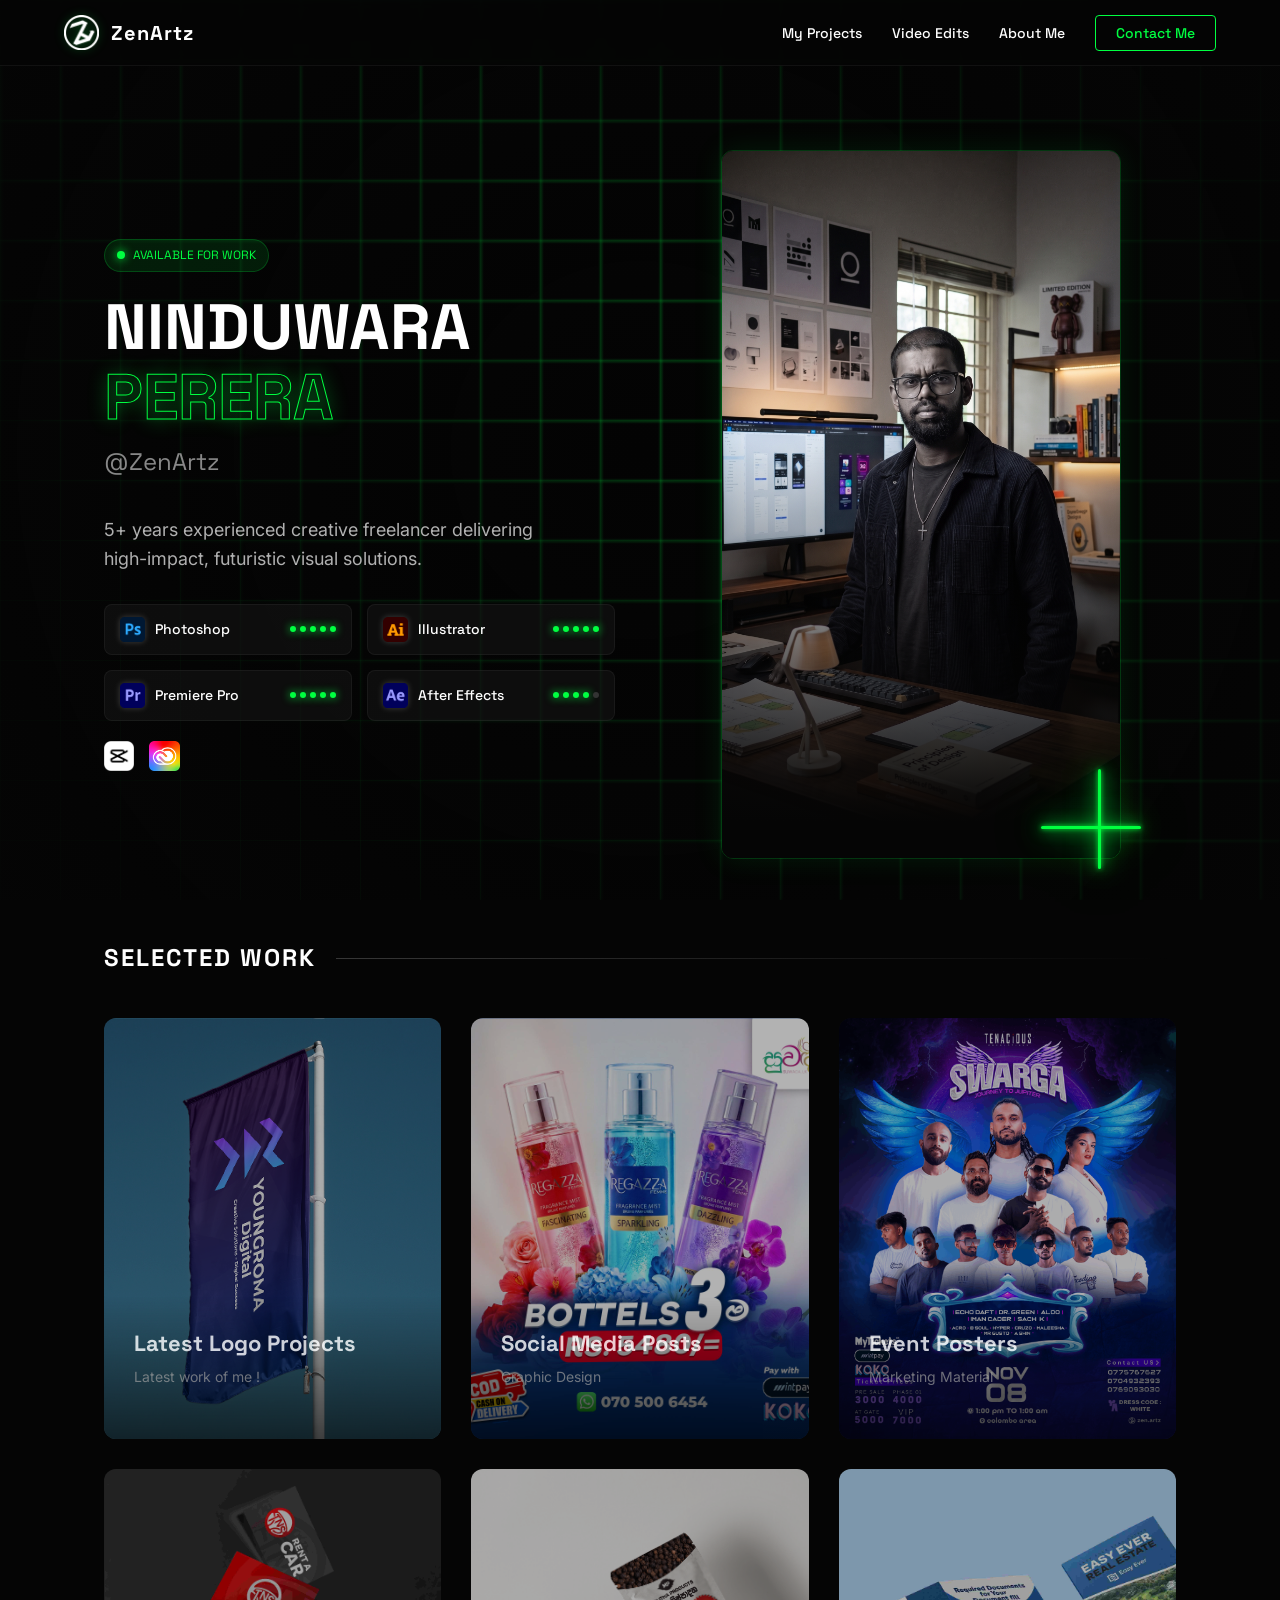
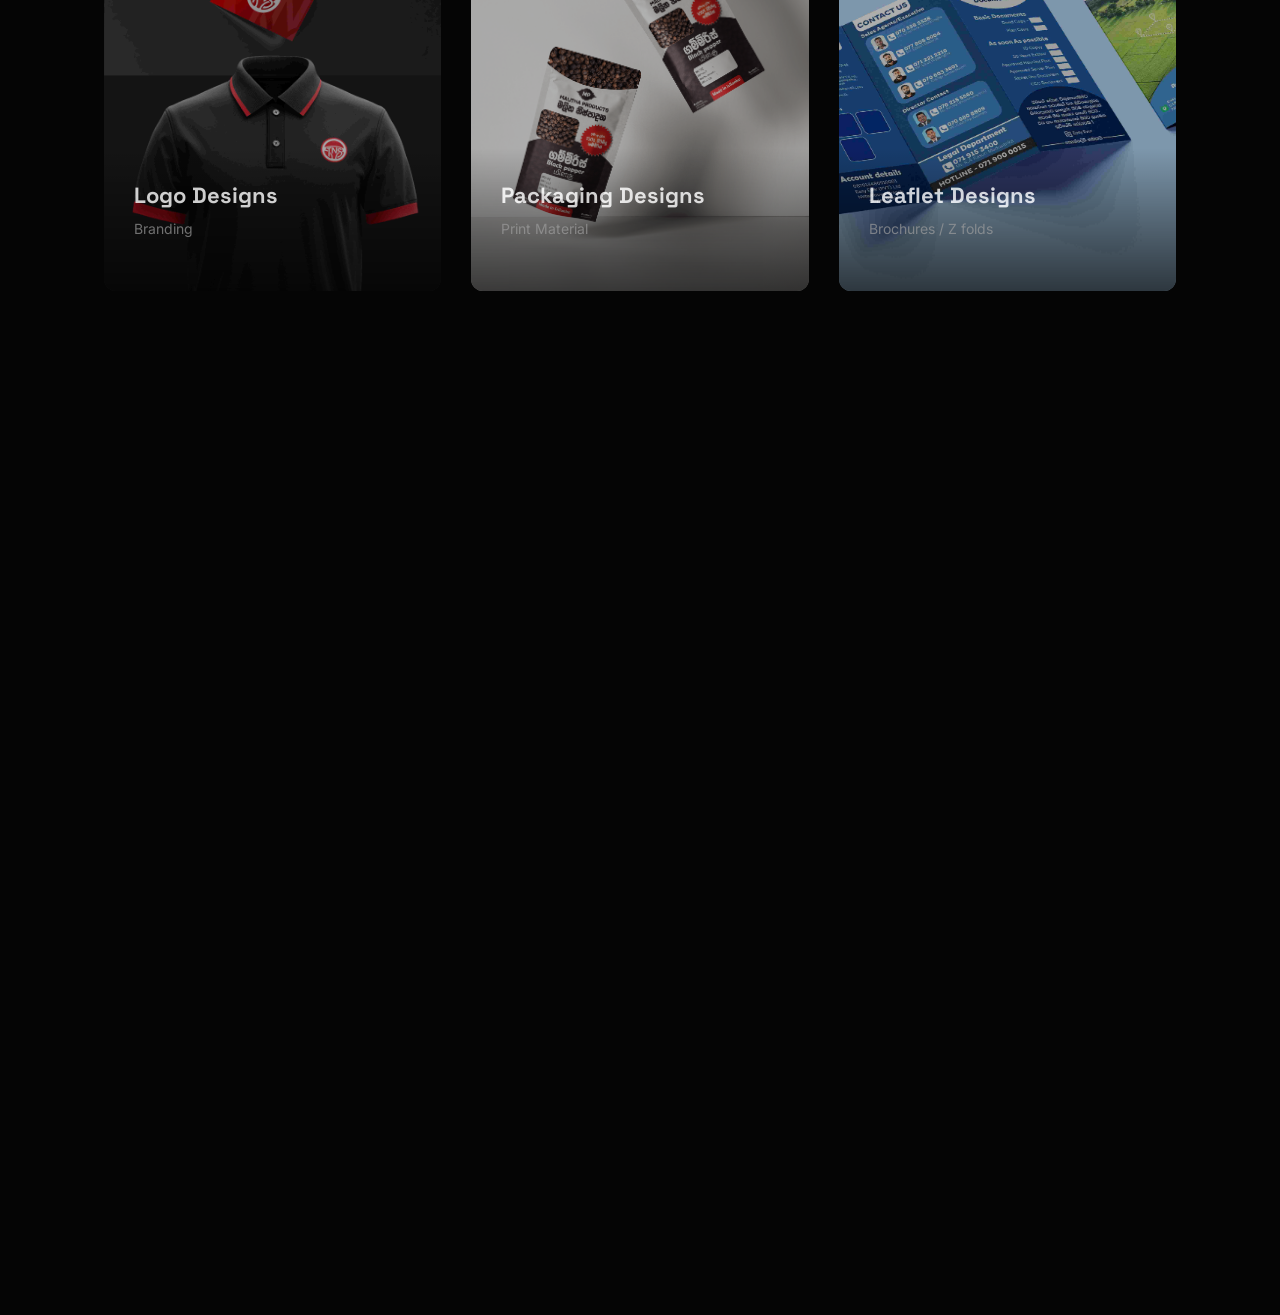
<file: index.html>
<!DOCTYPE html>
<html lang="en">
<head>
    <meta charset="UTF-8">
    <meta name="viewport" content="width=device-width, initial-scale=1.0">
    <title>NINDUWARA PERERA | ZenArtz</title>
    <!-- Modern Futuristic Fonts -->
    <link href="https://fonts.googleapis.com/css2?family=Space+Grotesk:wght@300;400;600;700&family=Inter:wght@300;400;500&display=swap" rel="stylesheet">
    <link rel="stylesheet" href="style2.css">
</head>
<body>
    <!-- Subtle Animated Background Grid -->
    <div class="bg-grid"></div>

    <!-- Responsive Navigation Bar -->
    <nav>
        <div class="nav-brand reveal fade-down">
            <img src="logo.png" alt="Logo" class="nav-logo">
            <p class="brand-name">ZenArtz</p>
        </div>
        
        <!-- Mobile Menu Icon -->
        <div class="menu-toggle" id="mobile-menu">
            <span class="bar"></span>
            <span class="bar"></span>
            <span class="bar"></span>
        </div>

        <ul class="nav-links reveal fade-down" id="nav-links" style="transition-delay: 0.1s;">
            <li><a href="#projects" class="nav-item">My Projects</a></li>
            <li><a href="https://timeliners.lk/zenartz" target="_blank" class="nav-item">Video Edits</a></li>
            <li><a href="#about" class="nav-item">About Me</a></li>
            <li><a href="#contact" class="nav-item contact-btn">Contact Me</a></li>
        </ul>
    </nav>

 <header class="profile-header container">
        <div class="header-grid">
            
            <!-- 1. Top Text -->
            <div class="text-top reveal fade-right">
                <div class="status-badge"><span></span> AVAILABLE FOR WORK</div>
                <h1>NINDUWARA <br><span class="text-glow">PERERA</span></h1>
                <h2 class="zen-title">@ZenArtz</h2>
            </div>
            
            <!-- 2. Visual Image -->
            <div class="profile-visual reveal fade-left">
                <div class="cyber-container">
                    <div class="image-wrapper">
                        
                        <img src="me.png" class="me-img" alt="Ninduwara Perera">
                        <div class="overlay-gradient"></div>
                    </div>
                    <div class="neon-line-accent x-axis"></div>
                    <div class="neon-line-accent y-axis"></div>
                </div>
            </div>

            <!-- 3. Bottom Text -->
            <div class="text-bottom reveal fade-right" style="transition-delay: 0.2s;">
                <p class="description">5+ years experienced creative freelancer delivering high-impact, futuristic visual solutions.</p>
                
                <div class="skills-grid">
    <div class="skill-item">
        <!-- Grouped icon and text -->
        <div style="display: flex; align-items: center; gap: 10px; flex-shrink: 0;">
            <img src="icons/photoshop.png" alt="Photoshop" class="skill-icon" style="width: 25px; min-width: 25px;">
            <span style="font-family: var(--font-head); font-size: 14px; font-weight: 500; white-space: nowrap;">Photoshop</span>
        </div>
        <!-- Dots -->
        <div class="skill-dots"><div class="dot active"></div><div class="dot active"></div><div class="dot active"></div><div class="dot active"></div><div class="dot active"></div></div>
    </div>

       <div class="skill-item">
        <div style="display: flex; align-items: center; gap: 10px; flex-shrink: 0;">
            <img src="icons/illustrator.png" alt="Illustrator" class="skill-icon" style="width: 25px; min-width: 25px;">
            <span style="font-family: var(--font-head); font-size: 14px; font-weight: 500; white-space: nowrap;">Illustrator</span>
        </div>
        <div class="skill-dots"><div class="dot active"></div><div class="dot active"></div><div class="dot active"></div><div class="dot active"></div><div class="dot active"></div></div>
    </div>
    
    <div class="skill-item">
        <div style="display: flex; align-items: center; gap: 10px; flex-shrink: 0;">
            <img src="icons/premiere.png" alt="Premiere Pro" class="skill-icon" style="width: 25px; min-width: 25px;">
            <span style="font-family: var(--font-head); font-size: 14px; font-weight: 500; white-space: nowrap;">Premiere Pro</span>
        </div>
        <div class="skill-dots"><div class="dot active"></div><div class="dot active"></div><div class="dot active"></div><div class="dot active"></div><div class="dot active"></div></div>
    </div>
    
    <div class="skill-item">
        <div style="display: flex; align-items: center; gap: 10px; flex-shrink: 0;">
            <img src="icons/aftereffects.png" alt="After Effects" class="skill-icon" style="width: 25px; min-width: 25px;">
            <span style="font-family: var(--font-head); font-size: 14px; font-weight: 500; white-space: nowrap;">After Effects</span>
        </div>
        <div class="skill-dots"><div class="dot active"></div><div class="dot active"></div><div class="dot active"></div><div class="dot active"></div><div class="dot"></div></div>
    </div>
    
 
</div>

                <div class="extra-skills mt-4">
                    <img src="icons/capcut.png" alt="CapCut" class="extra-icon">
                    <img src="icons/adobecreative.png" alt="Adobe Creative Cloud" class="extra-icon">
                </div>
            </div>

        </div>
    </header>

    <main class="container" id="projects">
        <div class="section-title reveal fade-up">
            <h2>SELECTED WORK</h2>
            <div class="title-line"></div>
        </div>

        <div class="portfolio-grid">


            <div class="portfolio-grid">
            <div class="project-card reveal fade-up" onclick="window.location.href='latestwork.html'">
                <div class="card-inner">
                    <div class="thumbnail" style="background-image: url('latest/youngroma/5.png');"></div>
                    <div class="card-overlay">
                        <h3>Latest Logo Projects</h3>
                        <p>Latest work of me !</p>
                        <span class="view-btn">VIEW PROJECTS →</span>
                    </div>
                </div>
            </div>

            <div class="project-card reveal fade-up" onclick="openPopup('social')">
                <div class="card-inner">
                    <div class="thumbnail" style="background-image: url('img/social10.png');"></div>
                    <div class="card-overlay">
                        <h3>Social Media Posts</h3>
                        <p>Graphic Design</p>
                        <span class="view-btn">VIEW PROJECT →</span>
                    </div>
                </div>
            </div>

            <div class="project-card reveal fade-up" onclick="openPopup('posters')" style="transition-delay: 0.1s;">
                <div class="card-inner">
                    <div class="thumbnail" style="background-image: url('Posters/poster (2).png');"></div>
                    <div class="card-overlay">
                        <h3>Event Posters</h3>
                        <p>Marketing Material</p>
                        <span class="view-btn">VIEW PROJECT →</span>
                    </div>
                </div>
            </div>

            <div class="project-card reveal fade-up" onclick="openPopup('logos')" style="transition-delay: 0.2s;">
                <div class="card-inner">
                    <div class="thumbnail" style="background-image: url('logos/logo (14).png');"></div>
                    <div class="card-overlay">
                        <h3>Logo Designs</h3>
                        <p>Branding</p>
                        <span class="view-btn">VIEW PROJECT →</span>
                    </div>
                </div>
            </div>

            <div class="project-card reveal fade-up" onclick="openPopup('packaging')" style="transition-delay: 0.3s;">
                <div class="card-inner">
                    <div class="thumbnail" style="background-image: url('pack/pack (5).png');"></div>
                    <div class="card-overlay">
                        <h3>Packaging Designs</h3>
                        <p>Print Material</p>
                        <span class="view-btn">VIEW PROJECT →</span>
                    </div>
                </div>
            </div>

                        <div class="project-card reveal fade-up" onclick="openPopup('leaflets')" style="transition-delay: 0.2s;">
                <div class="card-inner">
                    <div class="thumbnail" style="background-image: url('leaflets/leaflet (1).jpg');"></div>
                    <div class="card-overlay">
                        <h3>Leaflet Designs</h3>
                        <p>Brochures / Z folds</p>
                        <span class="view-btn">VIEW PROJECT →</span>
                    </div>
                </div>
            </div>


        </div>
    </main>

    <!-- New About Me Section -->
    <section id="about" class="container about-section">
        <div class="section-title reveal fade-up">
            <h2>ABOUT ME</h2>
            <div class="title-line"></div>
        </div>
        
        <div class="about-grid reveal fade-up">
            <div class="about-card info-card">
                <h3>Lithika Ninduwara Perera</h3>
                <p class="accent-text">Graphic Designer & Video Editor</p>
                <ul class="bio-list">
                    <li><span class="list-icon">►</span> <strong>Age:</strong> 22 Years Old</li>
                    <li><span class="list-icon">►</span> <strong>Business:</strong> ZenArtz (Est. 2024)</li>
                    <li><span class="list-icon">►</span> <strong>School:</strong> Bandaranayake College Gampaha (A/L & O/L)</li>
                </ul>
            </div>
            
            <div class="about-card exp-card">
                <h3 style="margin-bottom: 20px;">Experience & Education</h3>
                <div class="cyber-timeline">
                    <div class="timeline-item">
                        <div class="t-dot"></div>
                        <h4>HND in Computer Science & Software Engineer</h4>
                        <p>ICBT Campus - Cardiff Metropolitan University</p>
                    </div>
                    <div class="timeline-item">
                        <div class="t-dot"></div>
                        <h4>Video Editor & Graphic Designer</h4>
                        <p>Self-taught freelancer (3+ Years Experience on field)</p>
                    </div>
                    <div class="timeline-item">
                        <div class="t-dot"></div>
                        <h4>Video Editor & Graphic Designer</h4>
                        <p>EASY EVER Real Estates (1 Year Experience)</p>
                    </div>
                </div>
            </div>
        </div>
    </section>

    <!-- Footer / Contact Section -->
    <footer id="contact" class="reveal fade-up">
        <div class="footer-content">
            <div class="footer-left">
                <h2>READY TO CREATE?</h2>
                <p>Let's build something futuristic together.</p>
                <div class="contact-links mt-4">
                    <a href="https://wa.me/94755981229" target="_blank" class="cyber-link">WhatsApp: +94 75 598 1229</a>
                    <a href="mailto:zenartzsl@gmail.com" class="cyber-link">Email: zenartzsl@gmail.com</a>
                </div>
            </div>
            <div class="footer-right">
                <div class="footer-links">
                    <a href="https://www.tiktok.com/@zen.artz">TikTok</a>
                    
                </div>
                <p class="copyright">All rights reserved ZenArtz © 2026</p>
            </div>
        </div>
    </footer>

    <!-- Fullscreen Modal -->
    <div id="projectPopup" class="modal">
        <div class="modal-backdrop" onclick="closePopup()"></div>
        <div class="modal-header">
            <h3 id="modalTitle">Project View</h3>
            <span class="close-btn" onclick="closePopup()">&times;</span>
        </div>
        <div class="modal-content" id="modalGallery">
            <!-- Images injected via JS -->
        </div>
    </div>

    <script src="script2.js"></script>
</body>
</html>
</file>
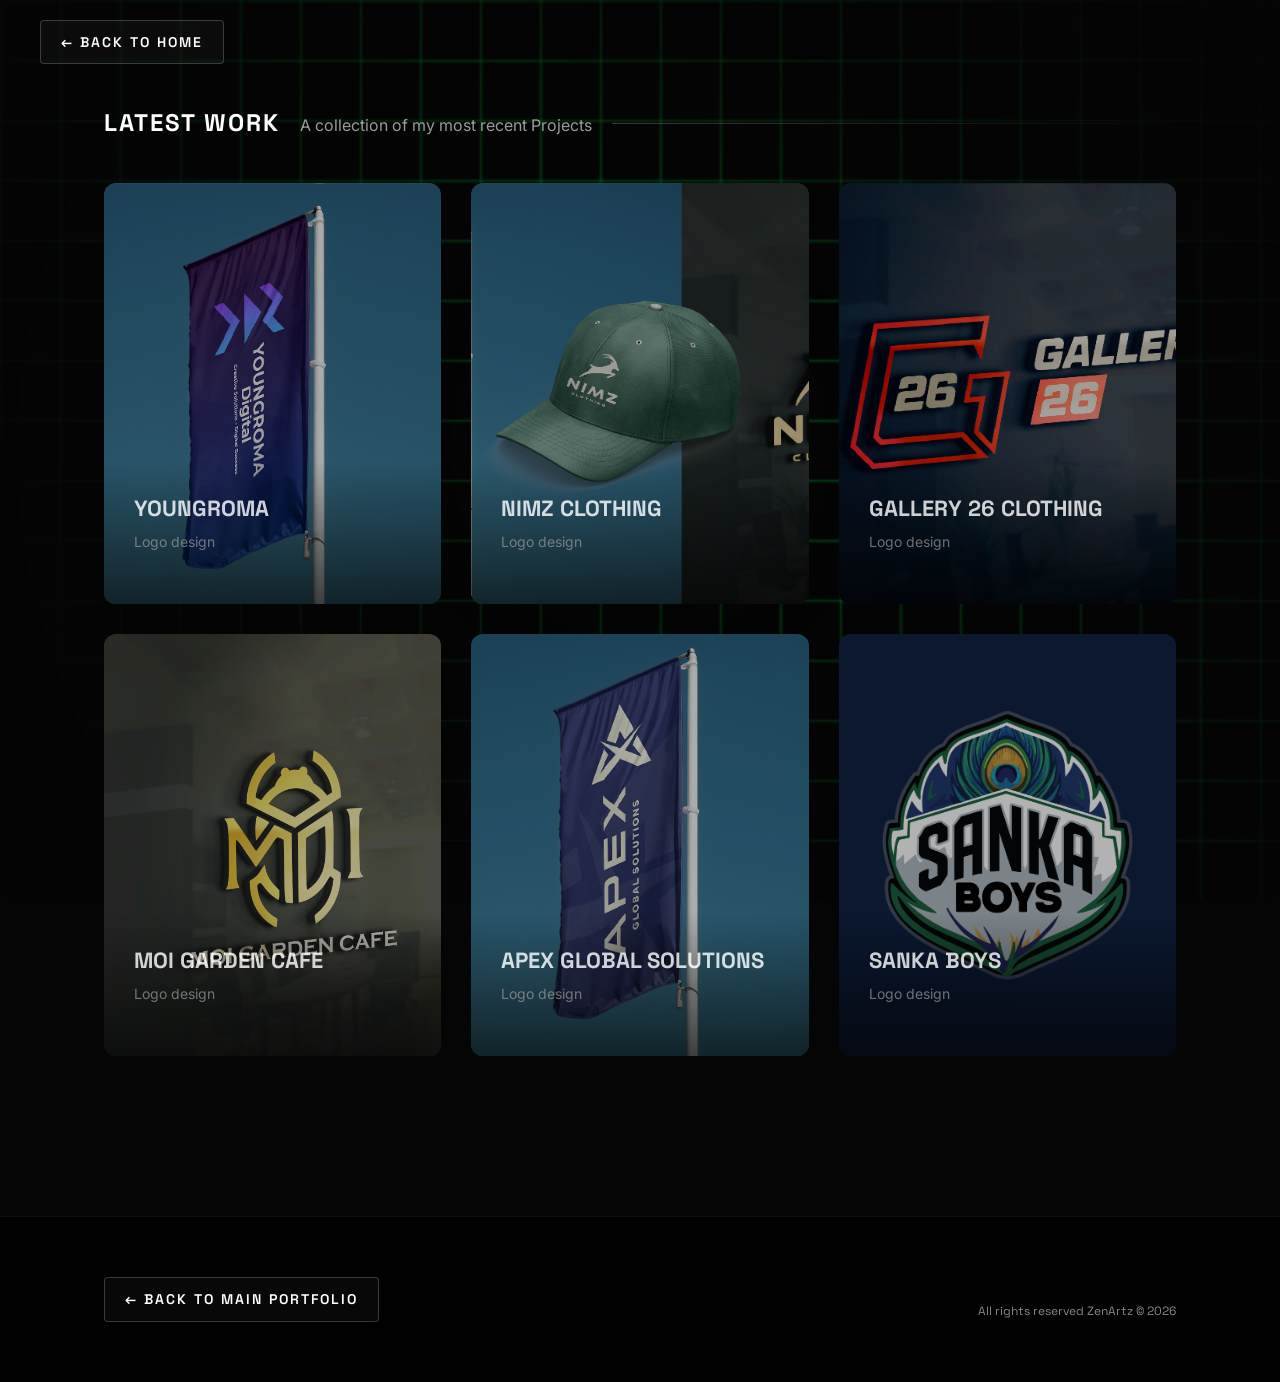
<file: latestwork.html>
<!DOCTYPE html>
<html lang="en">
<head>
    <meta charset="UTF-8">
    <meta name="viewport" content="width=device-width, initial-scale=1.0">
    <title>LATEST WORK | ZenArtz</title>
    <link href="https://fonts.googleapis.com/css2?family=Space+Grotesk:wght@300;400;600;700&family=Inter:wght@300;400;500&display=swap" rel="stylesheet">
    <link rel="stylesheet" href="style2.css">
    
    <style>
        .back-nav {
            padding: 20px 0;
            margin-bottom: 20px;
        }
        .back-btn {
            display: inline-flex;
            align-items: center;
            gap: 8px;
            color: #fff;
            text-decoration: none;
            font-family: 'Space Grotesk', sans-serif;
            font-weight: 600;
            font-size: 14px;
            text-transform: uppercase;
            letter-spacing: 2px;
            padding: 10px 20px;
            border: 1px solid rgba(255, 255, 255, 0.2);
            border-radius: 4px;
            background: rgba(255, 255, 255, 0.03);
            transition: all 0.3s ease;
        }
        .back-btn:hover {
            background: #fff;
            color: #000;
            box-shadow: 0 0 15px rgba(255, 255, 255, 0.4);
            border-color: #fff;
        }
        .latest-work-section {
            padding-bottom: 80px;
        }
    </style>
</head>
<body>
    <div class="bg-grid"></div>

    <div class="container back-nav">
        <a href="index.html" class="back-btn">← Back to Home</a>
    </div>

    <main class="container latest-work-section">
        <div class="section-title reveal fade-up">
            <h2>LATEST WORK</h2>
            <p style="color: rgba(255,255,255,0.6); font-family: 'Inter', sans-serif; margin-top: 5px;">A collection of my most recent Projects</p>
            <div class="title-line"></div>
        </div>

        <div class="portfolio-grid">
            
            <div class="project-card reveal fade-up" onclick="openPopup('project1')">
                <div class="card-inner">
                    <div class="thumbnail" style="background-image: url('latest/youngroma/5.png');"></div>
                    <div class="card-overlay">
                        <h3>YOUNGROMA</h3>
                        <p>Logo design</p>
                        <span class="view-btn">VIEW PROJECT →</span>
                    </div>
                </div>
            </div>

            <div class="project-card reveal fade-up" onclick="openPopup('project2')" style="transition-delay: 0.1s;">
                <div class="card-inner">
                    <div class="thumbnail" style="background-image: url('latest/NIMZ/4.png');"></div>
                    <div class="card-overlay">
                        <h3>NIMZ CLOTHING</h3>
                        <p>Logo design</p>
                        <span class="view-btn">VIEW PROJECT →</span>
                    </div>
                </div>
            </div>

            <div class="project-card reveal fade-up" onclick="openPopup('project3')" style="transition-delay: 0.2s;">
                <div class="card-inner">
                    <div class="thumbnail" style="background-image: url('latest/G26/5.png');"></div>
                    <div class="card-overlay">
                        <h3>GALLERY 26 CLOTHING</h3>
                        <p>Logo design</p>
                        <span class="view-btn">VIEW PROJECT →</span>
                    </div>
                </div>
            </div>

            <div class="project-card reveal fade-up" onclick="openPopup('project4')" style="transition-delay: 0.3s;">
                <div class="card-inner">
                    <div class="thumbnail" style="background-image: url('latest/MOI/1.png');"></div>
                    <div class="card-overlay">
                        <h3>MOI GARDEN CAFE</h3>
                        <p>Logo design</p>
                        <span class="view-btn">VIEW PROJECT →</span>
                    </div>
                </div>
            </div>

            <div class="project-card reveal fade-up" onclick="openPopup('project5')" style="transition-delay: 0.3s;">
                <div class="card-inner">
                    <div class="thumbnail" style="background-image: url('latest/APEX/4.png');"></div>
                    <div class="card-overlay">
                        <h3>APEX GLOBAL SOLUTIONS</h3>
                        <p>Logo design</p>
                        <span class="view-btn">VIEW PROJECT →</span>
                    </div>
                </div>
            </div>
                        <div class="project-card reveal fade-up" onclick="openPopup('project6')" style="transition-delay: 0.3s;">
                <div class="card-inner">
                    <div class="thumbnail" style="background-image: url('latest/SANKA/2.png');"></div>
                    <div class="card-overlay">
                        <h3>SANKA BOYS</h3>
                        <p>Logo design</p>
                        <span class="view-btn">VIEW PROJECT →</span>
                    </div>
                </div>
            </div>
            
            

        </div>
    </main>

    <footer class="reveal fade-up">
        <div class="footer-content">
            <div class="footer-left">
                <a href="index.html" class="back-btn">← Back to Main Portfolio</a>
            </div>
            <div class="footer-right">
                <p class="copyright">All rights reserved ZenArtz © 2026</p>
            </div>
        </div>
    </footer>

    <div id="projectPopup" class="modal">
        <div class="modal-backdrop" onclick="closePopup()"></div>
        <div class="modal-header">
            <h3 id="modalTitle">Project View</h3>
            <span class="close-btn" onclick="closePopup()">&times;</span>
        </div>
        <div class="modal-content" id="modalGallery">
            </div>
    </div>

    <script src="script2.js"></script>
</body>
</html>
</file>
<file: style2.css>
/* --- Variables & Reset --- */
:root {
    --bg-main: #050505;
    --bg-card: rgba(20, 20, 20, 0.6);
    --accent: #00FF41;
    --accent-glow: rgba(0, 255, 65, 0.3);
    --text-main: #ffffff;
    --text-muted: #888888;
    --font-head: 'Space Grotesk', sans-serif;
    --font-body: 'Inter', sans-serif;
    --transition: all 0.4s cubic-bezier(0.25, 0.8, 0.25, 1);
}

* {
    margin: 0;
    padding: 0;
    box-sizing: border-box;
}

html {
    scroll-behavior: smooth;
    scroll-padding-top: 100px; /* Offset for fixed nav */
}

body {
    background-color: var(--bg-main);
    color: var(--text-main);
    font-family: var(--font-body);
    line-height: 1.6;
    overflow-x: hidden;
}

.mt-4 { margin-top: 20px; }

/* --- Animated Background Grid --- */
.bg-grid {
    position: fixed;
    top: 0; left: 0; width: 100vw; height: 100vh;
    
    /* Base Dim Grid (Made slightly dimmer to be less distracting) */
    background-image: linear-gradient(rgba(0, 255, 65, 0.08) 1px, transparent 1px),
                      linear-gradient(90deg, rgba(0, 255, 65, 0.08) 1px, transparent 1px);
    background-size: 60px 60px; 
    
    z-index: -1;
    pointer-events: none;
}

/* --- The Dark Tint Overlay (Vignette) --- */
.bg-grid::before {
    content: '';
    position: absolute;
    top: 0; left: 0; width: 100%; height: 100%;
    /* Creates a dark tint that is deeper at the edges and slightly transparent in the center */
    background: radial-gradient(circle at center, rgba(0, 0, 0, 0.226) 0%, rgba(5,5,5,0.95) 100%);
    z-index: 1; /* Sits directly over the dim grid lines */
}

/* --- The Power Surge Flowing THROUGH The Lines --- */
.bg-grid::after {
    content: '';
    position: absolute;
    top: 0; left: 0; width: 100%; height: 100%;
    
    /* The active grid lines (Brightness reduced from 0.9 to 0.4 for subtlety) */
    background-image: linear-gradient(rgba(0, 255, 65, 0.4) 2px, transparent 2px),
                      linear-gradient(90deg, rgba(0, 255, 65, 0.4) 2px, transparent 2px);
    background-size: 60px 60px; 
    
    /* 1. GAUSSIAN BLUR applied to soften the light */
    filter: blur(1px);
    
    /* 2. Softened the mask edges (from 40-50-60 to 30-50-70) for a smoother beam */
    -webkit-mask-image: linear-gradient(45deg, transparent 30%, black 50%, transparent 70%);
    mask-image: linear-gradient(45deg, transparent 30%, black 50%, transparent 70%);
    
    -webkit-mask-size: 200% 200%;
    mask-size: 200% 200%;
    
    /* Changed to ease-in-out for a more natural rhythm */
    animation: gridSurge 20s ease-in-out infinite; 
    z-index: 0;
}

/* --- The Keyframes for a SEAMLESS Loop --- */
@keyframes gridSurge {
    0% { 
        -webkit-mask-position: 200% -100%; 
        mask-position: 200% -100%; 
        opacity: 0; /* Faded out completely at the start */
    }
    15% {
        opacity: 1; /* Slowly fades in as it sweeps */
    }
    85% {
        opacity: 1; 
    }
    100% { 
        -webkit-mask-position: -100% 200%; 
        mask-position: -100% 200%; 
        opacity: 0; /* Fades out completely before resetting (Hides the jump!) */
    }
}
.container {
    max-width: 1200px;
    margin: 0 auto;
    padding: 0 5%;
}

/* --- Responsive Navigation --- */
/* --- Responsive Navigation --- */
nav {
    display: flex;
    justify-content: space-between;
    align-items: center;
    padding: 15px 5%;
    position: fixed;
    top: 0; 
    left: 0; /* Added to anchor it perfectly */
    width: 100%;
    background: rgba(5, 5, 5, 0.85);
    backdrop-filter: blur(12px);
    -webkit-backdrop-filter: blur(12px); /* Added for Safari/Webkit support */
    z-index: 9999; /* Boosted z-index to ensure it stays on top of everything */
    border-bottom: 1px solid rgba(255,255,255,0.05);
    transform: translateZ(0); /* Forces hardware acceleration to stop it from disappearing */
    will-change: transform;
}

.nav-brand {
    display: flex;
    align-items: center;
    gap: 12px;
}

.nav-logo {
    height: 35px;
    width: auto;
    filter: drop-shadow(0 0 5px var(--accent-glow));
}

.brand-name {
    font-family: var(--font-head);
    font-size: 20px;
    font-weight: 700;
    color: var(--text-main);
    letter-spacing: 1px;
}

.nav-links {
    list-style: none;
    display: flex;
    align-items: center;
    gap: 30px;
}

.nav-item {
    text-decoration: none;
    color: var(--text-main);
    font-family: var(--font-head);
    font-size: 14px;
    font-weight: 500;
    transition: var(--transition);
}

.nav-item:hover {
    color: var(--accent);
    text-shadow: 0 0 10px var(--accent-glow);
}

.contact-btn {
    padding: 8px 20px;
    border: 1px solid var(--accent);
    color: var(--accent) !important;
    border-radius: 4px;
}

.contact-btn:hover {
    background: var(--accent-glow);
    box-shadow: 0 0 15px var(--accent-glow);
    color: #fff !important;
}

/* Hamburger Menu */
.menu-toggle {
    display: none;
    flex-direction: column;
    gap: 6px;
    cursor: pointer;
    z-index: 100000; /* Boosted so it is never blocked */
    position: relative; /* Required for z-index to work */
    padding: 5px; /* Makes the tap-target larger for fingers */
}

.menu-toggle .bar {
    width: 25px;
    height: 2px;
    background-color: var(--text-main);
    transition: var(--transition);
}

/* --- Header / Hero Section --- */
.profile-header {
    padding-top: 150px;
    padding-bottom: 80px;
}

.header-grid {
    display: grid;
    grid-template-columns: 1fr 1fr;
    gap: 0px 50px;
}

.text-top {
    grid-column: 1;
    grid-row: 1;
    align-self: end;
}

.text-bottom {
    grid-column: 1;
    grid-row: 2;
    align-self: start;
}

.profile-visual {
    grid-column: 2;
    grid-row: 1 / span 2;
    display: flex;
    justify-content: center;
    align-items: center;
    position: relative;
}

.status-badge {
    display: inline-flex;
    align-items: center;
    gap: 8px;
    font-size: 12px;
    font-family: var(--font-head);
    color: var(--accent);
    background: rgba(0, 255, 65, 0.1);
    padding: 6px 12px;
    border-radius: 50px;
    border: 1px solid rgba(0, 255, 65, 0.2);
    margin-bottom: 20px;
}

.status-badge span {
    width: 8px; height: 8px;
    background: var(--accent);
    border-radius: 50%;
    box-shadow: 0 0 10px var(--accent);
    animation: pulse 2s infinite;
}

@keyframes pulse {
    0% { opacity: 1; }
    50% { opacity: 0.4; }
    100% { opacity: 1; }
}

.text-top h1 {
    font-family: var(--font-head);
    font-size: clamp(40px, 5vw, 65px);
    line-height: 1.1;
    margin-bottom: 10px;
}

.text-glow {
    color: transparent;
    -webkit-text-stroke: 1px var(--accent);
    text-shadow: 0 0 20px var(--accent-glow);
}

.zen-title {
    font-family: var(--font-head);
    color: var(--text-muted);
    font-size: 24px;
    font-weight: 400;
    margin-bottom: 20px;
}

.description {
    font-size: 18px;
    color: #b0b0b0;
    max-width: 450px;
    margin-bottom: 30px;
    margin-top: 15px;
}

/* Futuristic Skills UI with Icons */
.skills-grid {
    display: grid;
    grid-template-columns: repeat(auto-fit, minmax(180px, 1fr));
    gap: 15px;
}

.skill-item {
    background: var(--bg-card);
    border: 1px solid rgba(255, 255, 255, 0.05);
    padding: 12px 15px;
    border-radius: 8px;
    display: flex;
    justify-content: space-between;
    align-items: center;
    width: auto;
     transition: var(--transition);
}

.skill-icon {
    height: 25px;
    width: auto;
    filter: drop-shadow(0 0 3px rgba(255,255,255,0.2));
}

.skill-item:hover {
    transform: scale(1.05); /* Zooms the box in by 5% */
    border-color: rgba(0, 255, 65, 0.3); /* Optional: subtle cyber-green border glow */
    box-shadow: 0 8px 20px rgba(0, 0, 0, 0.4); /* Optional: adds depth when lifted */
    z-index: 1; /* Ensures it pops over adjacent items */
}

.extra-skills {
    display: flex;
    gap: 15px;
    align-items: center;
}

.extra-icon {
    height: 30px;
    width: auto;
    opacity: 1;
    filter: grayscale(0%);
    transition: var(--transition);
}

.extra-icon:hover {
  transform: scale(1.15); /* Zooms the box in by 5% */
    border-color: rgba(0, 255, 65, 0.3); /* Optional: subtle cyber-green border glow */
    box-shadow: 0 8px 20px rgba(0, 0, 0, 0.4); /* Optional: adds depth when lifted */
    z-index: 1; /* Ensures it pops over adjacent items */
}

.skill-dots {
    display: flex;
    gap: 4px;
}

.dot {
    width: 6px; height: 6px;
    background: #333;
    border-radius: 50%;
}

.dot.active {
    background: var(--accent);
    box-shadow: 0 0 8px var(--accent);
}

/* Cyber Visual Container (Continuous floating animation replacing touch hover) */
.profile-visual {
    flex: 1;
    display: flex;
    justify-content: center;
    position: relative;
}

.cyber-container {
    position: relative;
    width: 100%;
    max-width: 400px;
    animation: cyberFloat 6s ease-in-out infinite; /* Added continuous float */
}

@keyframes cyberFloat {
    0%, 100% { transform: translateY(0); }
    50% { transform: translateY(-15px); }
}

.image-wrapper {
    position: relative;
    border-radius: 12px;
    overflow: hidden;
    border: 1px solid rgba(0, 255, 65, 0.2);
    box-shadow: 0 0 30px rgba(0, 255, 65, 0.1);
}

.me-img {
    width: 100%;
    display: block;
    /* Removed grayscale, full color always on */
}

.overlay-gradient {
    position: absolute;
    top: 0; left: 0; width: 100%; height: 100%;
    background: linear-gradient(to top, var(--bg-main) 5%, transparent 60%);
}

/* --- Glowing Neon Lines with Power Splash --- */
.neon-line-accent {
    position: absolute;
    background: #00FF41; 
    border-radius: 50px; 
    box-shadow: 
        0 0 5px #00FF41,
        0 0 15px #00FF41,
        0 0 30px #00FF41,
        0 0 60px rgba(0, 255, 65, 0.6);
    z-index: 10;
    overflow: hidden; /* Keeps the moving spark inside the line */
}

/* The actual "Power Splash" spark */
.neon-line-accent::after {
    content: '';
    position: absolute;
    background: #ffffff; /* Bright white-hot core */
    box-shadow: 0 0 10px #ffffff, 0 0 20px rgba(0, 255, 65, 0.8);
    border-radius: 50px;
}

/* Horizontal Line */
.neon-line-accent.x-axis {
    bottom: 30px; right: -20px;
    width: 100px; 
    height: 3px;  
}

/* Horizontal Spark Animation */
.neon-line-accent.x-axis::after {
    top: 0; left: -50%;
    width: 40px; /* Length of the spark */
    height: 100%;
    animation: splashX 2.5s cubic-bezier(0.4, 0, 0.2, 1) infinite;
}

/* Vertical Line */
.neon-line-accent.y-axis {
    bottom: -10px; right: 20px;
    width: 3px;   
    height: 100px; 
}

/* Vertical Spark Animation */
.neon-line-accent.y-axis::after {
    top: -50%; left: 0;
    width: 100%; 
    height: 40px; /* Length of the spark */
    animation: splashY 2.5s cubic-bezier(0.4, 0, 0.2, 1) infinite;
    animation-delay: 1.2s; /* Offsets the vertical splash so they don't fire at the exact same time */
}

/* The Keyframes that make it move */
@keyframes splashX {
    0% { left: -50%; opacity: 0; }
    10% { opacity: 1; }
    90% { opacity: 1; }
    100% { left: 150%; opacity: 0; }
}

@keyframes splashY {
    0% { top: -50%; opacity: 0; }
    10% { opacity: 1; }
    90% { opacity: 1; }
    100% { top: 150%; opacity: 0; }
}

/* --- Shared Section Styling --- */
.section-title {
    display: flex;
    align-items: center;
    gap: 20px;
    margin-bottom: 40px;
}

.section-title h2 {
    font-family: var(--font-head);
    font-size: 24px;
    letter-spacing: 2px;
}

.title-line {
    flex: 1;
    height: 1px;
    background: linear-gradient(90deg, rgba(255,255,255,0.2), transparent);
}

/* --- Portfolio Grid --- */
.portfolio-grid {
    display: grid;
    grid-template-columns: repeat(auto-fit, minmax(280px, 1fr));
    gap: 30px;
    padding-bottom: 80px;
}

.project-card {
    cursor: pointer;
    border-radius: 12px;
    overflow: hidden;
    position: relative;
    aspect-ratio: 4/5;
    background: var(--bg-card);
}

.card-inner {
    width: 100%; height: 100%;
    position: relative;
}

.thumbnail {
    width: 100%; height: 100%;
    background-size: cover;
    background-position: center;
    transition: transform 0.6s cubic-bezier(0.25, 0.8, 0.25, 1);
    filter: brightness(0.7);
}

.project-card:hover .thumbnail {
    transform: scale(1.08);
    filter: brightness(0.4);
}

.card-overlay {
    position: absolute;
    bottom: 0; left: 0; width: 100%;
    padding: 30px;
    background: linear-gradient(to top, rgba(0,0,0,0.9), transparent);
    transform: translateY(20px);
    opacity: 0.8;
    transition: var(--transition);
}

.project-card:hover .card-overlay {
    transform: translateY(0);
    opacity: 1;
}

.card-overlay h3 {
    font-family: var(--font-head);
    font-size: 22px;
    margin-bottom: 5px;
}

.card-overlay p {
    color: var(--text-muted);
    font-size: 14px;
    margin-bottom: 15px;
}

.view-btn {
    font-family: var(--font-head);
    font-size: 12px;
    font-weight: 600;
    color: var(--accent);
    letter-spacing: 1px;
    opacity: 0;
    transform: translateX(-10px);
    transition: var(--transition);
    display: inline-block;
}

.project-card:hover .view-btn {
    opacity: 1;
    transform: translateX(0);
}

/* --- About Me Section (System Bio) --- */
.about-section {
    padding-bottom: 100px;
}

.about-grid {
    display: grid;
    grid-template-columns: 1fr 1fr;
    gap: 30px;
}

.about-card {
    background: var(--bg-card);
    border: 1px solid rgba(255, 255, 255, 0.05);
    padding: 40px;
    border-radius: 12px;
    position: relative;
    overflow: hidden;
}

.about-card::before {
    content: '';
    position: absolute;
    top: 0; left: 0; width: 4px; height: 100%;
    background: var(--accent);
    opacity: 0.5;
}

.about-card h3 {
    font-family: var(--font-head);
    font-size: 22px;
    margin-bottom: 10px;
}

.accent-text {
    color: var(--accent);
    font-family: var(--font-head);
    font-size: 14px;
    margin-bottom: 25px;
    letter-spacing: 1px;
}

.bio-list {
    list-style: none;
}

.bio-list li {
    margin-bottom: 15px;
    color: #b0b0b0;
}

.list-icon {
    color: var(--accent);
    font-size: 10px;
    margin-right: 10px;
    vertical-align: middle;
}

/* Cyber Timeline */
.cyber-timeline {
    position: relative;
    padding-left: 20px;
    border-left: 1px solid rgba(255, 255, 255, 0.1);
}

.timeline-item {
    position: relative;
    margin-bottom: 30px;
}

.timeline-item:last-child {
    margin-bottom: 0;
}

.t-dot {
    position: absolute;
    left: -25px;
    top: 5px;
    width: 10px; height: 10px;
    background: var(--bg-main);
    border: 2px solid var(--accent);
    border-radius: 50%;
    box-shadow: 0 0 10px var(--accent-glow);
}

.timeline-item h4 {
    font-family: var(--font-head);
    font-size: 16px;
    color: #fff;
    margin-bottom: 5px;
}

.timeline-item p {
    font-size: 14px;
    color: var(--text-muted);
}

/* --- Footer --- */
footer {
    border-top: 1px solid rgba(255,255,255,0.05);
    padding: 60px 0;
    background: rgba(0,0,0,0.8);
}

.footer-content {
    max-width: 1200px;
    margin: 0 auto;
    padding: 0 5%;
    display: flex;
    justify-content: space-between;
    align-items: flex-end;
    flex-wrap: wrap;
    gap: 40px;
}

.footer-left h2 {
    font-family: var(--font-head);
    font-size: 32px;
    margin-bottom: 10px;
}

.footer-left p {
    color: var(--text-muted);
}

.contact-links {
    display: flex;
    flex-direction: column;
    gap: 10px;
}

.cyber-link {
    color: var(--accent);
    text-decoration: none;
    font-family: var(--font-head);
    font-size: 16px;
    display: inline-block;
    transition: var(--transition);
}

.cyber-link:hover {
    text-shadow: 0 0 10px var(--accent-glow);
    transform: translateX(5px);
}

.footer-right {
    text-align: right;
}

.footer-links {
    display: flex;
    gap: 20px;
    justify-content: flex-end;
    margin-bottom: 20px;
}

.footer-links a {
    color: #fff;
    text-decoration: none;
    font-size: 14px;
    transition: color 0.3s ease;
}

.footer-links a:hover {
    color: var(--accent);
}

.copyright {
    color: var(--text-muted);
    font-size: 12px;
    font-family: var(--font-head);
}

/* --- Modal (Modern Glassmorphism) --- */
.modal {
    display: none;
    position: fixed;
    top: 0; left: 0; width: 100vw; height: 100vh;
    z-index: 99999; /* Boosted super high to sit above nav */
    opacity: 0;
    transition: opacity 0.4s ease;
}

.modal.active {
    display: flex;
    flex-direction: column;
    opacity: 1;
}

.modal-backdrop {
    position: absolute;
    top: 0; left: 0; width: 100%; height: 100%;
    background: rgba(0, 0, 0, 0.85);
    backdrop-filter: blur(10px);
}

.modal-header {
    position: relative;
    z-index: 100000; /* Boosted to sit above the modal background */
    display: flex;
    justify-content: space-between;
    align-items: center;
    padding: 20px 5%;
    border-bottom: 1px solid rgba(255,255,255,0.1);
    background: rgba(5,5,5,0.9);
}

.modal-header h3 {
    font-family: var(--font-head);
    color: var(--accent);
}

.close-btn {
    color: white;
    font-size: 32px;
    cursor: pointer;
    transition: color 0.3s ease;
    line-height: 1;
}

.close-btn:hover {
    color: var(--accent);
}

.modal-content {
    position: relative;
    z-index: 2001;
    flex: 1;
    overflow-y: auto;
    padding: 40px 5%;
    display: flex;
    flex-direction: column;
    align-items: center;
    gap: 30px;
}

.modal-content::-webkit-scrollbar { width: 8px; }
.modal-content::-webkit-scrollbar-track { background: #000; }
.modal-content::-webkit-scrollbar-thumb { background: rgba(0, 255, 65, 0.3); border-radius: 4px; }

/* --- Scroll Animations --- */
.reveal {
    opacity: 0;
    transition: all 0.8s cubic-bezier(0.25, 0.8, 0.25, 1);
}

.reveal.active {
    opacity: 1;
    transform: translate(0, 0);
}

.fade-up { transform: translateY(40px); }
.fade-down { transform: translateY(-30px); }
.fade-left { transform: translateX(40px); }
.fade-right { transform: translateX(-40px); }

/* --- Mobile Responsiveness --- */
@media (max-width: 900px) {
    .header-grid {
        grid-template-columns: 1fr;
        text-align: center;
        gap: 15px;
    }
    
    /* Order 1: Top Text */
    .text-top {
        grid-column: 1;
        grid-row: 1;
    }
    
    /* Order 2: Image in Middle */
    .profile-visual {
        grid-column: 1;
        grid-row: 2;
        margin: 20px 0;
    }
    
    /* Order 3: Bottom Text */
    .text-bottom {
        grid-column: 1;
        grid-row: 3;
    }
    
    .status-badge { margin: 0 auto 20px; }
    .description { margin: 0 auto 30px; }
    .skills-grid { 
        grid-template-columns: 1fr; /* Forces a single column on phones */
        max-width: 350px; /* Keeps them looking neat and centered */
        margin: 0 auto; 
    }
    .extra-skills { justify-content: center; margin-top: 30px; }
    
    .about-grid { grid-template-columns: 1fr; }
    
    .footer-content {
        flex-direction: column;
        align-items: flex-start;
    }
    .footer-right { text-align: left; }
    .footer-links { justify-content: flex-start; }
}

@media (max-width: 768px) {
    .menu-toggle { display: flex; }
    
    .nav-links {
        position: fixed;
        top: 66px; /* Sits right below the nav bar */
        left: 0;
        width: 100%;
        background: rgba(5,5,5,0.98); /* Slightly darker so it's easy to read */
        backdrop-filter: blur(15px);
        -webkit-backdrop-filter: blur(15px);
        flex-direction: column;
        padding: 40px 0;
        gap: 30px;
        
        /* OVERRIDING THE REVEAL ANIMATION */
        opacity: 0 !important; 
        pointer-events: none; /* Stops accidental clicks when hidden */
        transform: translateY(-100%) !important;
        transition: all 0.4s ease-in-out !important;
        
        border-bottom: 1px solid rgba(255,255,255,0.1);
        z-index: 999;
    }
    
    .nav-links.menu-open {
        opacity: 1 !important; /* Forces it to become visible! */
        pointer-events: auto; /* Allows you to click the links again */
        transform: translateY(0) !important;
    }
    
    /* Hamburger Icon Animation */
    .menu-toggle.menu-open .bar:nth-child(1) { transform: translateY(8px) rotate(45deg); }
    .menu-toggle.menu-open .bar:nth-child(2) { opacity: 0; }
    .menu-toggle.menu-open .bar:nth-child(3) { transform: translateY(-8px) rotate(-45deg); }
}
</file>
